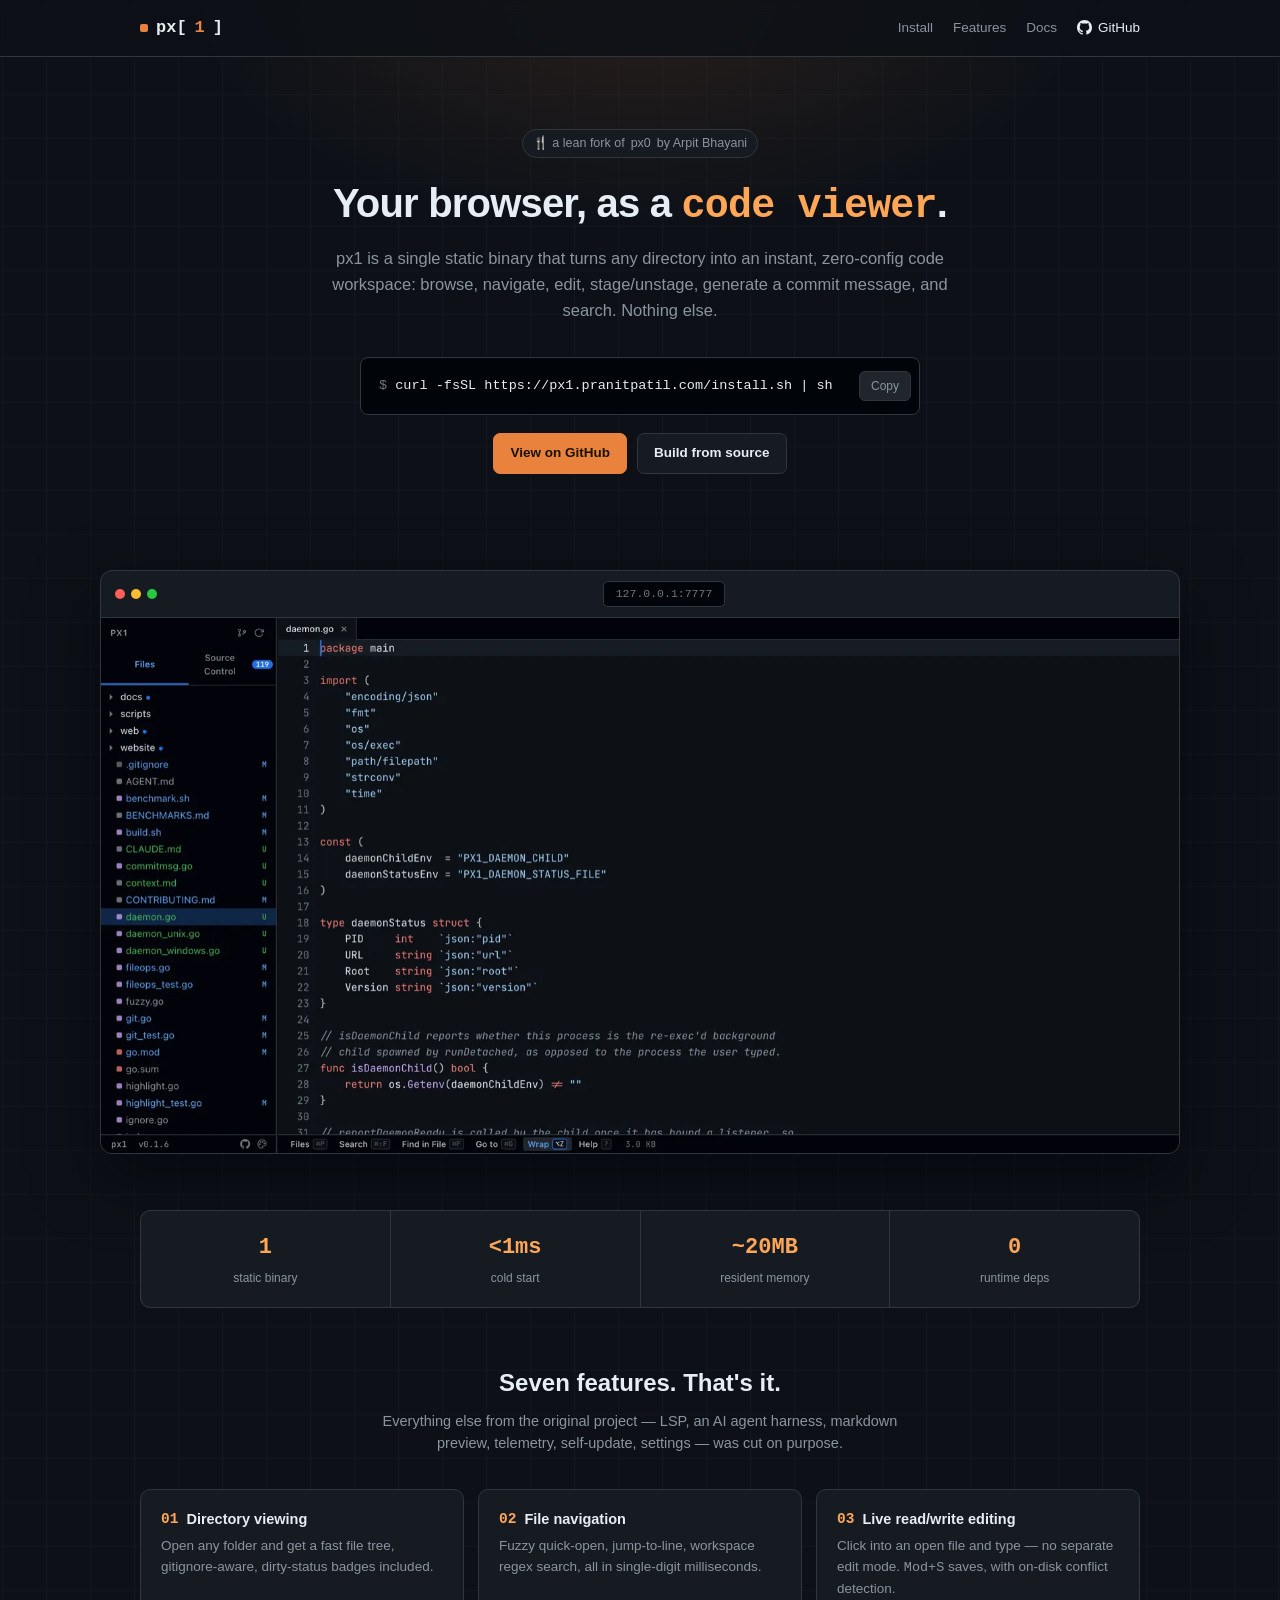
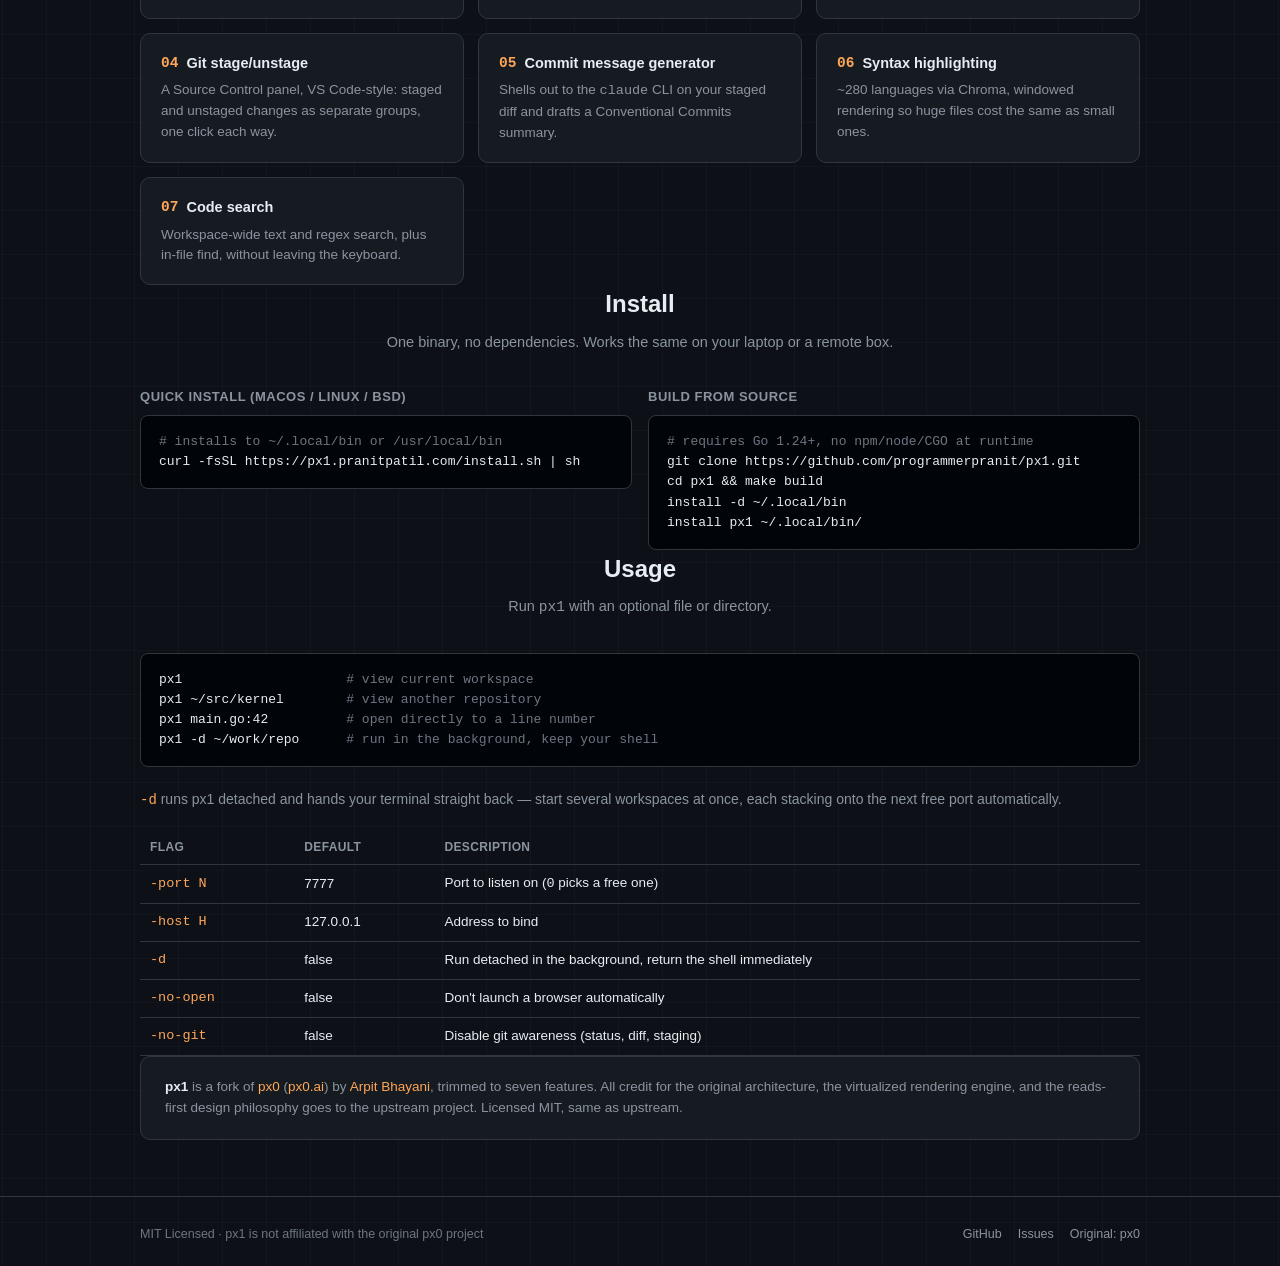
<file: website/index.html>
<!doctype html>
<html lang="en">
<head>
<meta charset="utf-8">
<meta name="viewport" content="width=device-width,initial-scale=1">
<title>px1 — a fast, lightweight code viewer</title>
<meta name="description" content="px1 is a single static binary that turns your browser into an instant, zero-config code viewer: browse, navigate, edit, stage/unstage, generate commit messages, and search — nothing else.">
<link rel="icon" href="data:image/svg+xml,%3Csvg xmlns='http://www.w3.org/2000/svg' viewBox='0 0 24 24'%3E%3Crect width='24' height='24' rx='5' fill='%23e8823c'/%3E%3Ctext x='12' y='17' font-family='monospace' font-weight='700' font-size='13' text-anchor='middle' fill='%23161616'%3Ep1%3C/text%3E%3C/svg%3E">
<style>
  :root {
    --bg: #0d1117; --bg2: #010409; --bg3: #161b22; --bg4: #21262d;
    --fg: #e6edf3; --dim: #8b949e; --faint: #6e7681;
    --line: #30363d; --accent: #e8823c; --accent-fg: #ffa657;
    --mono: ui-monospace, "SF Mono", "JetBrains Mono", "Fira Code", Menlo, Consolas, monospace;
    --sans: -apple-system, BlinkMacSystemFont, "Segoe UI", Roboto, Helvetica, Arial, sans-serif;
  }
  * { box-sizing: border-box; }
  html { color-scheme: dark; }
  body {
    margin: 0; background: var(--bg); color: var(--fg); font-family: var(--sans);
    font-size: 15px; line-height: 1.55; -webkit-font-smoothing: antialiased;
    background-image:
      radial-gradient(640px 320px at 50% 0%, rgba(232, 130, 60, 0.12), transparent 70%),
      linear-gradient(rgba(255, 255, 255, 0.025) 1px, transparent 1px),
      linear-gradient(90deg, rgba(255, 255, 255, 0.025) 1px, transparent 1px);
    background-size: auto, 44px 44px, 44px 44px;
    background-position: top, center, center;
  }
  a { color: var(--accent-fg); text-decoration: none; }
  a:hover { text-decoration: underline; }
  .wrap { max-width: 1040px; margin: 0 auto; padding: 0 20px; }
  .wrap-wide { max-width: 1180px; margin: 0 auto; padding: 0 20px; }
  code, .mono { font-family: var(--mono); }

  /* ---- header ---- */
  header {
    position: sticky; top: 0; z-index: 10; background: rgba(13, 17, 23, 0.85);
    backdrop-filter: blur(8px); border-bottom: 1px solid var(--line);
  }
  header .wrap { display: flex; align-items: center; justify-content: space-between; height: 56px; }
  .brand { display: flex; align-items: center; gap: 8px; font-family: var(--mono); font-weight: 700; font-size: 17px; color: var(--fg); }
  .logo-accent { color: var(--accent); }
  .brand .dot { width: 8px; height: 8px; border-radius: 2px; background: var(--accent); display: inline-block; }
  nav.links { display: flex; align-items: center; gap: 20px; font-size: 13.5px; }
  nav.links a { color: var(--dim); }
  nav.links a:hover { color: var(--fg); }
  nav.links .gh { display: inline-flex; align-items: center; gap: 6px; color: var(--fg); }
  nav.links svg { display: block; }

  /* ---- hero ---- */
  .hero { padding: 72px 0 48px; text-align: center; }
  .badge {
    display: inline-flex; align-items: center; gap: 6px; padding: 4px 10px; border-radius: 999px;
    border: 1px solid var(--line); background: var(--bg3); color: var(--dim); font-size: 12.5px; margin-bottom: 22px;
  }
  .badge a { color: var(--dim); }
  h1 { font-size: 40px; line-height: 1.15; margin: 0 0 16px; letter-spacing: -0.02em; }
  h1 .mono { color: var(--accent-fg); }
  .sub { color: var(--dim); font-size: 16.5px; max-width: 620px; margin: 0 auto 34px; }

  .install-box {
    max-width: 560px; margin: 0 auto 18px; display: flex; align-items: center; gap: 8px;
    background: var(--bg2); border: 1px solid var(--line); border-radius: 8px; padding: 13px 8px 13px 18px;
  }
  .install-box code { flex: 1; text-align: left; font-size: 13.5px; color: var(--fg); overflow-x: auto; white-space: nowrap; }
  .install-box code .p { color: var(--faint); }
  .copy-btn {
    flex: none; background: var(--bg4); border: 1px solid var(--line); color: var(--dim);
    border-radius: 6px; padding: 7px 11px; font-size: 12px; cursor: pointer; font-family: var(--sans);
  }
  .copy-btn:hover { color: var(--fg); border-color: var(--faint); }

  .cta-row { display: flex; justify-content: center; gap: 10px; flex-wrap: wrap; }
  .btn {
    display: inline-flex; align-items: center; gap: 7px; padding: 9px 16px; border-radius: 7px;
    font-size: 13.5px; font-weight: 600; border: 1px solid var(--line); transition: background 0.15s, transform 0.15s;
  }
  .btn:hover { text-decoration: none; transform: translateY(-1px); }
  .btn.primary { background: var(--accent); border-color: var(--accent); color: #1a1105; }
  .btn.primary:hover { background: var(--accent-fg); }
  .btn.ghost { color: var(--fg); background: var(--bg3); }
  .btn.ghost:hover { background: var(--bg4); }

  /* ---- product shot ---- */
  .shot-frame {
    margin: 48px auto 0; max-width: 1080px; border-radius: 12px; border: 1px solid var(--line);
    background: var(--bg3); box-shadow: 0 24px 64px rgba(1, 4, 9, 0.55); overflow: hidden;
  }
  .shot-bar { display: flex; align-items: center; gap: 6px; padding: 10px 14px; border-bottom: 1px solid var(--line); }
  .shot-bar .d { width: 10px; height: 10px; border-radius: 50%; background: var(--bg4); }
  .shot-bar .d:nth-child(1) { background: #ff5f57; }
  .shot-bar .d:nth-child(2) { background: #febc2e; }
  .shot-bar .d:nth-child(3) { background: #28c840; }
  .shot-bar .url { margin: 0 auto; font-family: var(--mono); font-size: 11.5px; color: var(--faint); background: var(--bg2); border: 1px solid var(--line); border-radius: 5px; padding: 3px 12px; }
  .shot-frame img { display: block; width: 100%; height: auto; }

  /* ---- stats ---- */
  .stats { display: grid; grid-template-columns: repeat(4, 1fr); gap: 1px; background: var(--line); border: 1px solid var(--line); border-radius: 10px; overflow: hidden; margin: 56px 0; }
  .stat { background: var(--bg3); padding: 20px 16px; text-align: center; transition: background 0.15s; }
  .stat:hover { background: var(--bg4); }
  .stat .n { font-family: var(--mono); font-size: 22px; font-weight: 700; color: var(--accent-fg); }
  .stat .l { color: var(--dim); font-size: 12px; margin-top: 4px; }

  /* ---- sections ---- */
  section { padding: 8px 0 56px; scroll-margin-top: 72px; }
  .section-head { text-align: center; max-width: 560px; margin: 0 auto 34px; }
  .section-head h2 { font-size: 24px; margin: 0 0 8px; }
  .section-head p { color: var(--dim); margin: 0; font-size: 14.5px; }

  .grid { display: grid; grid-template-columns: repeat(3, 1fr); gap: 14px; }
  .card {
    background: var(--bg3); border: 1px solid var(--line); border-radius: 10px; padding: 18px 20px;
    transition: transform 0.15s, border-color 0.15s, background 0.15s;
  }
  .card:hover { transform: translateY(-2px); border-color: var(--faint); background: var(--bg4); }
  .card h3 { font-size: 14.5px; margin: 0 0 6px; display: flex; align-items: center; gap: 8px; }
  .card h3 .k { font-family: var(--mono); color: var(--accent-fg); }
  .card p { margin: 0; color: var(--dim); font-size: 13.5px; }

  .codeblock {
    background: var(--bg2); border: 1px solid var(--line); border-radius: 8px; padding: 16px 18px;
    font-family: var(--mono); font-size: 13px; overflow-x: auto; white-space: pre; color: var(--fg);
  }
  .codeblock .c { color: var(--faint); }
  .codeblock .s { color: var(--accent-fg); }
  .two-col { display: grid; grid-template-columns: 1fr 1fr; gap: 16px; }
  .two-col h4 { font-size: 13px; color: var(--dim); margin: 0 0 8px; font-weight: 600; text-transform: uppercase; letter-spacing: 0.04em; }

  table.flags { width: 100%; border-collapse: collapse; font-size: 13.5px; }
  table.flags th, table.flags td { text-align: left; padding: 8px 10px; border-bottom: 1px solid var(--line); }
  table.flags th { color: var(--dim); font-weight: 600; font-size: 12px; text-transform: uppercase; letter-spacing: 0.03em; }
  table.flags td.mono { color: var(--accent-fg); }

  /* ---- credit / footer ---- */
  .credit {
    background: var(--bg3); border: 1px solid var(--line); border-radius: 10px; padding: 20px 24px;
    color: var(--dim); font-size: 13.5px; margin: 0 0 56px;
  }
  .credit strong { color: var(--fg); }

  footer { border-top: 1px solid var(--line); padding: 28px 0; }
  footer .wrap { display: flex; align-items: center; justify-content: space-between; flex-wrap: wrap; gap: 10px; }
  footer .fg { color: var(--faint); font-size: 12.5px; }
  footer nav { display: flex; gap: 16px; font-size: 12.5px; }
  footer nav a { color: var(--dim); }

  @media (max-width: 760px) {
    .grid { grid-template-columns: 1fr; }
    .stats { grid-template-columns: repeat(2, 1fr); }
    .two-col { grid-template-columns: 1fr; }
    h1 { font-size: 30px; }
    nav.links { gap: 12px; }
    .install-box code { font-size: 12px; }
    .shot-frame { margin-top: 32px; border-radius: 8px; }
    .hero { padding: 48px 0 32px; }
  }
</style>
</head>
<body>

<header>
  <div class="wrap">
    <div class="brand"><span class="dot"></span>px[<span class="logo-accent">1</span>]</div>
    <nav class="links">
      <a href="#install">Install</a>
      <a href="#features">Features</a>
      <a href="https://github.com/programmerpranit/px1#readme">Docs</a>
      <a class="gh" href="https://github.com/programmerpranit/px1" target="_blank" rel="noopener">
        <svg viewBox="0 0 16 16" width="15" height="15" fill="currentColor"><path d="M8 0C3.58 0 0 3.58 0 8c0 3.54 2.29 6.53 5.47 7.59.4.07.55-.17.55-.38 0-.19-.01-.82-.01-1.49-2.01.37-2.53-.49-2.69-.94-.09-.23-.48-.94-.82-1.13-.28-.15-.68-.52-.01-.53.63-.01 1.08.58 1.23.82.72 1.21 1.87.87 2.33.66.07-.52.28-.87.51-1.07-1.78-.2-3.64-.89-3.64-3.95 0-.87.31-1.59.82-2.15-.08-.2-.36-1.02.08-2.12 0 0 .67-.21 2.2.82.64-.18 1.32-.27 2-.27.68 0 1.36.09 2 .27 1.53-1.04 2.2-.82 2.2-.82.44 1.1.16 1.92.08 2.12.51.56.82 1.27.82 2.15 0 3.07-1.87 3.75-3.65 3.95.29.25.54.73.54 1.48 0 1.07-.01 1.93-.01 2.2 0 .21.15.46.55.38A8.013 8.013 0 0 0 16 8c0-4.42-3.58-8-8-8z"/></svg>
        GitHub
      </a>
    </nav>
  </div>
</header>

<div class="hero wrap">
  <div class="badge">🍴 a lean fork of <a href="https://github.com/px0-ai/px0" target="_blank" rel="noopener">px0</a> by Arpit Bhayani</div>
  <h1>Your browser, as a <span class="mono">code viewer</span>.</h1>
  <p class="sub">px1 is a single static binary that turns any directory into an instant, zero-config code workspace: browse, navigate, edit, stage/unstage, generate a commit message, and search. Nothing else.</p>

  <div class="install-box">
    <code><span class="p">$</span> curl -fsSL https://px1.pranitpatil.com/install.sh | sh</code>
    <button class="copy-btn" id="copyBtn" type="button">Copy</button>
  </div>

  <div class="cta-row">
    <a class="btn primary" href="https://github.com/programmerpranit/px1" target="_blank" rel="noopener">View on GitHub</a>
    <a class="btn ghost" href="#install">Build from source</a>
  </div>
</div>

<div class="wrap-wide">
  <div class="shot-frame">
    <div class="shot-bar">
      <span class="d"></span><span class="d"></span><span class="d"></span>
      <span class="url">127.0.0.1:7777</span>
    </div>
    <img src="shot.webp" width="1600" height="794" alt="px1's file tree, an open Go file with syntax highlighting, and the Source Control panel showing staged and unstaged changes" loading="eager">
  </div>
</div>

<div class="wrap">
  <div class="stats">
    <div class="stat"><div class="n">1</div><div class="l">static binary</div></div>
    <div class="stat"><div class="n">&lt;1ms</div><div class="l">cold start</div></div>
    <div class="stat"><div class="n">~20MB</div><div class="l">resident memory</div></div>
    <div class="stat"><div class="n">0</div><div class="l">runtime deps</div></div>
  </div>
</div>

<section id="features" class="wrap">
  <div class="section-head">
    <h2>Seven features. That's it.</h2>
    <p>Everything else from the original project — LSP, an AI agent harness, markdown preview, telemetry, self-update, settings — was cut on purpose.</p>
  </div>
  <div class="grid">
    <div class="card"><h3><span class="k">01</span> Directory viewing</h3><p>Open any folder and get a fast file tree, gitignore-aware, dirty-status badges included.</p></div>
    <div class="card"><h3><span class="k">02</span> File navigation</h3><p>Fuzzy quick-open, jump-to-line, workspace regex search, all in single-digit milliseconds.</p></div>
    <div class="card"><h3><span class="k">03</span> Live read/write editing</h3><p>Click into an open file and type — no separate edit mode. <code>Mod+S</code> saves, with on-disk conflict detection.</p></div>
    <div class="card"><h3><span class="k">04</span> Git stage/unstage</h3><p>A Source Control panel, VS Code-style: staged and unstaged changes as separate groups, one click each way.</p></div>
    <div class="card"><h3><span class="k">05</span> Commit message generator</h3><p>Shells out to the <code>claude</code> CLI on your staged diff and drafts a Conventional Commits summary.</p></div>
    <div class="card"><h3><span class="k">06</span> Syntax highlighting</h3><p>~280 languages via Chroma, windowed rendering so huge files cost the same as small ones.</p></div>
    <div class="card"><h3><span class="k">07</span> Code search</h3><p>Workspace-wide text and regex search, plus in-file find, without leaving the keyboard.</p></div>
  </div>
</section>

<section id="install" class="wrap">
  <div class="section-head">
    <h2>Install</h2>
    <p>One binary, no dependencies. Works the same on your laptop or a remote box.</p>
  </div>

  <div class="two-col">
    <div>
      <h4>Quick install (macOS / Linux / BSD)</h4>
      <div class="codeblock"><span class="c"># installs to ~/.local/bin or /usr/local/bin</span>
curl -fsSL https://px1.pranitpatil.com/install.sh | sh</div>
    </div>
    <div>
      <h4>Build from source</h4>
      <div class="codeblock"><span class="c"># requires Go 1.24+, no npm/node/CGO at runtime</span>
git clone https://github.com/programmerpranit/px1.git
cd px1 &amp;&amp; make build
install -d ~/.local/bin
install px1 ~/.local/bin/</div>
    </div>
  </div>
</section>

<section class="wrap">
  <div class="section-head">
    <h2>Usage</h2>
    <p>Run <code class="mono">px1</code> with an optional file or directory.</p>
  </div>

  <div class="codeblock" style="margin-bottom: 22px;">px1                     <span class="c"># view current workspace</span>
px1 ~/src/kernel        <span class="c"># view another repository</span>
px1 main.go:42          <span class="c"># open directly to a line number</span>
px1 -d ~/work/repo      <span class="c"># run in the background, keep your shell</span></div>

  <p style="color: var(--dim); font-size: 14px; margin: 0 0 18px;">
    <code class="mono" style="color:var(--accent-fg)">-d</code> runs px1 detached and hands your terminal straight back — start several workspaces at once, each stacking onto the next free port automatically.
  </p>

  <table class="flags">
    <thead><tr><th>Flag</th><th>Default</th><th>Description</th></tr></thead>
    <tbody>
      <tr><td class="mono">-port N</td><td>7777</td><td>Port to listen on (<code>0</code> picks a free one)</td></tr>
      <tr><td class="mono">-host H</td><td>127.0.0.1</td><td>Address to bind</td></tr>
      <tr><td class="mono">-d</td><td>false</td><td>Run detached in the background, return the shell immediately</td></tr>
      <tr><td class="mono">-no-open</td><td>false</td><td>Don't launch a browser automatically</td></tr>
      <tr><td class="mono">-no-git</td><td>false</td><td>Disable git awareness (status, diff, staging)</td></tr>
    </tbody>
  </table>
</section>

<div class="wrap">
  <div class="credit">
    <strong>px1</strong> is a fork of <a href="https://github.com/px0-ai/px0" target="_blank" rel="noopener">px0</a> (<a href="https://px0.ai" target="_blank" rel="noopener">px0.ai</a>) by <a href="https://arpitbhayani.me" target="_blank" rel="noopener">Arpit Bhayani</a>, trimmed to seven features. All credit for the original architecture, the virtualized rendering engine, and the reads-first design philosophy goes to the upstream project. Licensed MIT, same as upstream.
  </div>
</div>

<footer>
  <div class="wrap">
    <div class="fg">MIT Licensed · px1 is not affiliated with the original px0 project</div>
    <nav>
      <a href="https://github.com/programmerpranit/px1" target="_blank" rel="noopener">GitHub</a>
      <a href="https://github.com/programmerpranit/px1/issues" target="_blank" rel="noopener">Issues</a>
      <a href="https://github.com/px0-ai/px0" target="_blank" rel="noopener">Original: px0</a>
    </nav>
  </div>
</footer>

<script>
  document.getElementById('copyBtn').addEventListener('click', function () {
    var cmd = 'curl -fsSL https://px1.pranitpatil.com/install.sh | sh';
    var btn = this;
    navigator.clipboard.writeText(cmd).then(function () {
      btn.textContent = 'Copied';
      setTimeout(function () { btn.textContent = 'Copy'; }, 1500);
    }).catch(function () {});
  });
</script>

</body>
</html>
</file>
